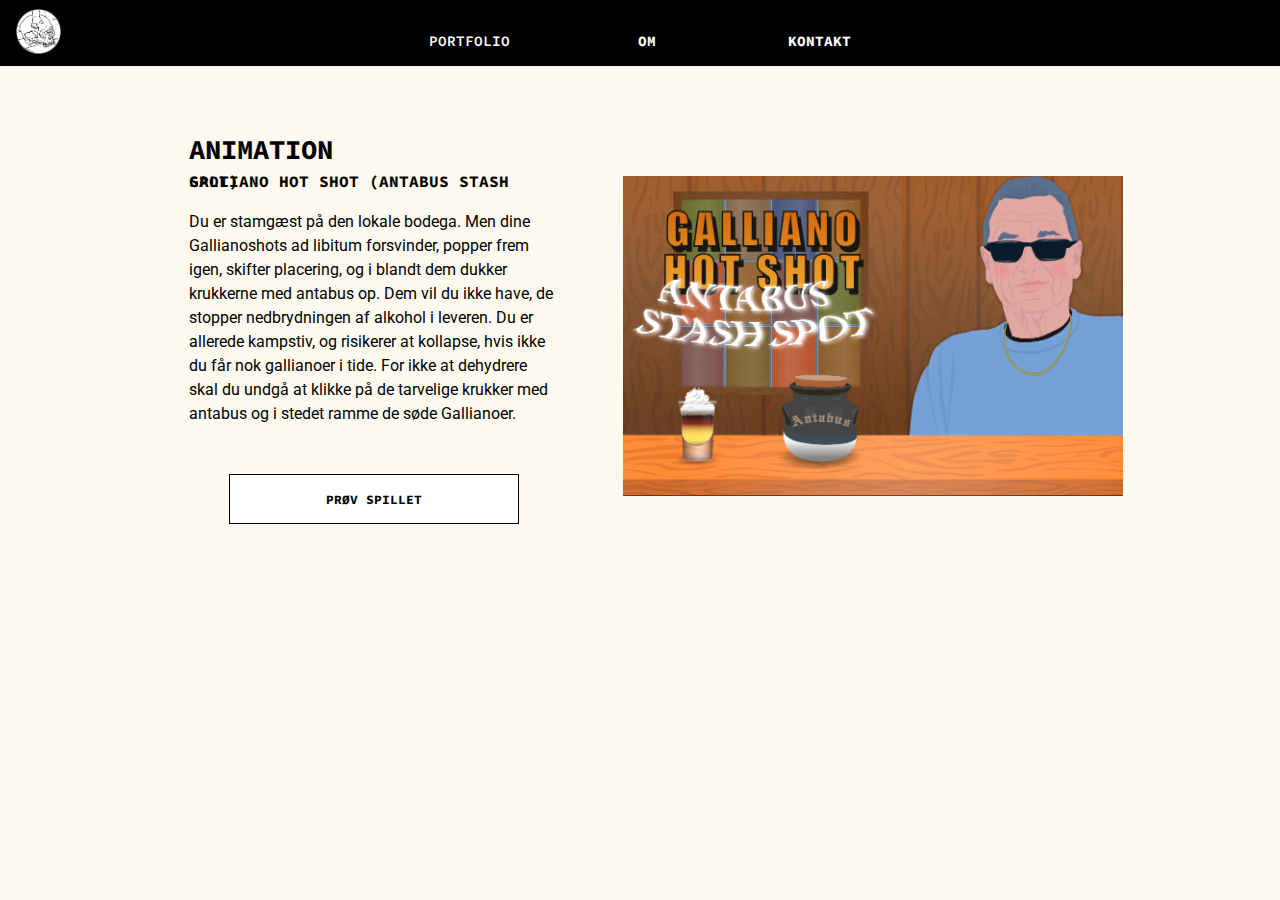
<file: animation.html>
<!DOCTYPE html>
<html lang="">
<head>
    <meta charset="utf-8">
    <meta name="viewport" content="width=device-width, initial-scale=1.0">
    <title>Animation</title>
    <link rel="stylesheet" href="style.css">

<link href="https://fonts.googleapis.com/css?family=Roboto&display=swap" rel="stylesheet">


    <link href="https://fonts.googleapis.com/css?family=Montserrat&display=swap" rel="stylesheet">
 <link href="https://fonts.googleapis.com/css?family=Source+Code+Pro&display=swap" rel="stylesheet">

<link rel="icon" type="image/png" sizes="32x32" href="skull2.png">

</head>



<body>


   <header>
        <!-------MENU-------->
        <!---desktop menu---->
        <div class="siteheader">

<div class="logo">
            <a href="index.html">
                <img src="skull2.png" alt="logo"> </a>
</div>

            <nav>
                <div class="dropdowndesktop">
                    <a href="" class="portfolie"> PORTFOLIO </a>

                    <div class="dropdown-contentdesktop">
                        <a href="respons.html">GRUNDLÆGGENDE HTML</a>
                        <a href="animation.html">ANIMATION</a>
                        <a href="video.html">VIDEO</a>
                        <a href="ux.html">GRUNDLÆGGENDE UX</a>
                    </div>
                </div>
                <a href="om.html">OM</a>
                <a href="kontakt.html">KONTAKT</a>
            </nav>

        </div>


        <!---MOBIL BURGERMENU---->

        <div class="mobilenav">
            <a href="index.html">
                <img src="skull2.png" alt="logo"> </a>

            <nav>
                <div id="menuknap">☰</div>
                <ul id="menu" class="hidden">
                    <li> <a href="respons.html">GRUNDLÆGGENDE HTML</a></li>
                    <li> <a href="animation.html">ANIMATION</a></li>
                    <li> <a href="video.html">VIDEO</a></li>
                    <li><a href="ux.html">GRUNDLÆGGENDE UX</a></li>
                    <li> <a href="om.html">OM</a></li>
                    <li><a href="kontakt.html">KONTAKT</a></li>
                </ul>

            </nav>
        </div>
   </header>
















      <div id="animation" class="alle">











            <div class="column_small">


                    <div class="overskrift">

            <h1>ANIMATION</h1>
            <h2>GALLIANO HOT SHOT (ANTABUS STASH SPOT)</h2>
            <p>

                        Du er stamgæst på den lokale bodega. Men dine Gallianoshots ad libitum
forsvinder, popper frem igen, skifter placering, og i blandt dem dukker krukkerne med
antabus op. Dem vil du ikke have, de stopper nedbrydningen af alkohol i leveren. Du er
allerede kampstiv, og risikerer at kollapse, hvis ikke du får nok gallianoer i tide.

                        For ikke at dehydrere skal
du undgå at klikke på de tarvelige krukker med
antabus og i stedet ramme de søde Gallianoer.</p>
          </div>
                    <a href="http://madsolo.dk/kea/02-animation/02_js/galliano_hot_shot_antabus_stash_spot/" target="_blank">
                        <div class="knap">
                            <h3>PRØV SPILLET</h3>
                        </div>
                    </a>

                </div>



            <div class="column_big">
                <div class="column_big_img">
                    <img src="spil.jpeg" alt="spil"> </div>


                    </div>









        </div>









    <script src="script.js"></script>
</body>
</html>
</file>
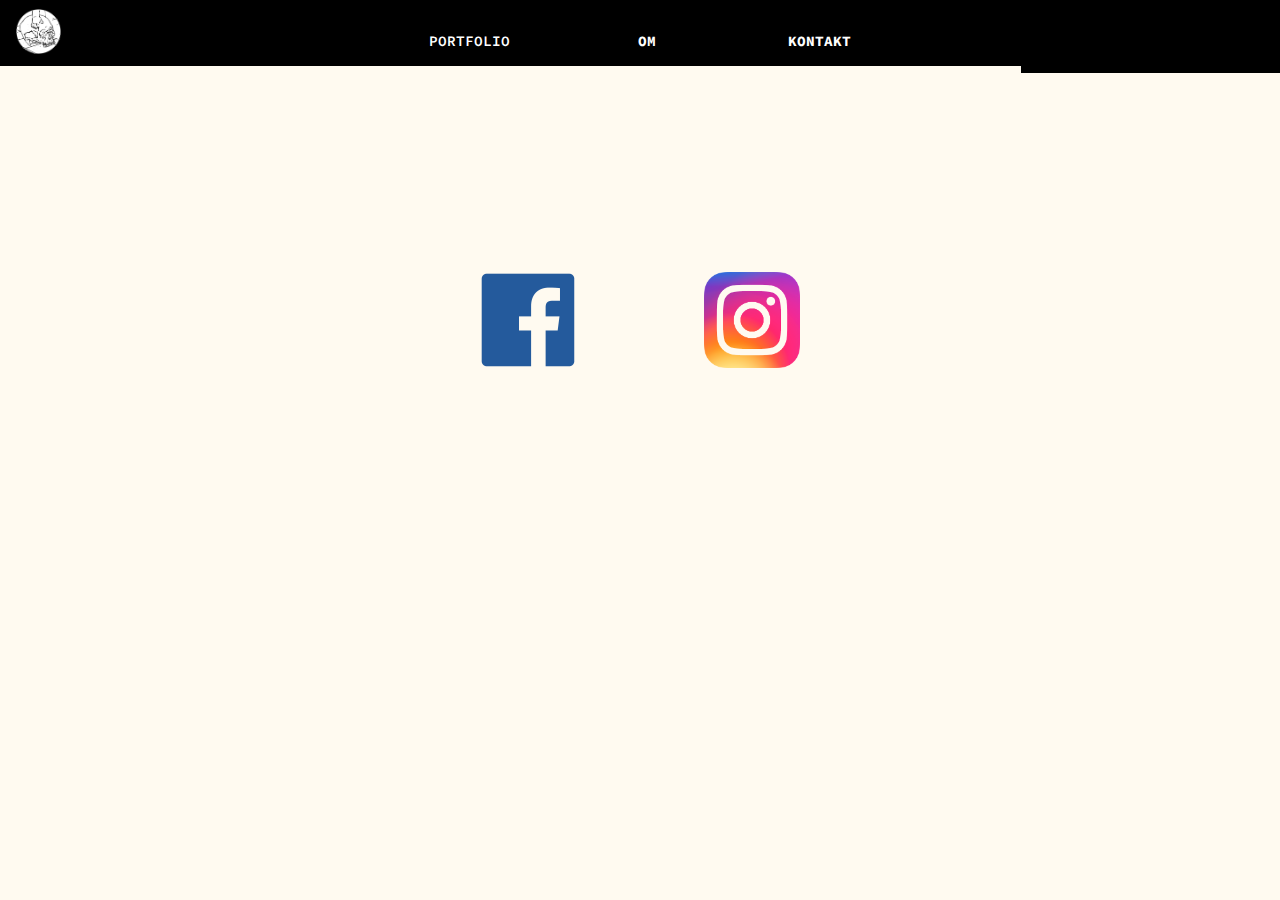
<file: kontakt.html>
<!DOCTYPE html>
<html lang="">
<head>
    <meta charset="utf-8">
    <meta name="viewport" content="width=device-width, initial-scale=1.0">
    <title>Kontakt</title>
    <link rel="stylesheet" href="style.css">

<link href="https://fonts.googleapis.com/css?family=Roboto&display=swap" rel="stylesheet">

    <link href="https://fonts.googleapis.com/css?family=Montserrat&display=swap" rel="stylesheet">

<link href="https://fonts.googleapis.com/css?family=Source+Code+Pro&display=swap" rel="stylesheet">

    <link rel="icon" type="image/png" sizes="32x32" href="skull2.png">


</head>



<body>


   <header>
        <!-------MENU-------->
        <!---desktop menu---->
        <div class="siteheader">

<div class="logo">
            <a href="index.html">
                <img src="skull2.png" alt="logo"> </a>
</div>

            <nav>
                <div class="dropdowndesktop">
                    <a href="" class="portfolie"> PORTFOLIO </a>

                    <div class="dropdown-contentdesktop">
                        <a href="respons.html">GRUNDLÆGGENDE HTML</a>
                        <a href="animation.html">ANIMATION</a>
                        <a href="video.html">VIDEO</a>
                        <a href="ux.html">GRUNDLÆGGENDE UX</a>
                    </div>
                </div>


                <a href="om.html">OM</a>
                <a href="kontakt.html">KONTAKT</a>
            </nav>

        </div>


        <!---MOBIL BURGERMENU---->

        <div class="mobilenav">
            <a href="index.html">
                <img src="skull2.png" alt="logo"> </a>

            <nav>
                <div id="menuknap">☰</div>
                <ul id="menu" class="hidden">
                    <li> <a href="respons.html">GRUNDLÆGGENDE HTML</a></li>
                    <li> <a href="animation.html">ANIMATION</a></li>
                    <li> <a href="video.html">VIDEO</a></li>
                    <li><a href="ux.html">GRUNDLÆGGENDE UX</a></li>
                    <li> <a href="om.html">OM</a></li>
                    <li><a href="kontakt.html">KONTAKT</a></li>
                </ul>

            </nav>
        </div>
   </header>









<div class="kontakt">




    <a href="https://www.facebook.com/madsolo">
    <img src="face.png" alt="face">
    </a>

    <a href="    https://www.instagram.com/madsolo.s.n/?hl=da
">
    <img src="instagram.png" alt="insta">
    </a>



    </div>




    <script src="script.js"></script>
</body>
</html>
</file>
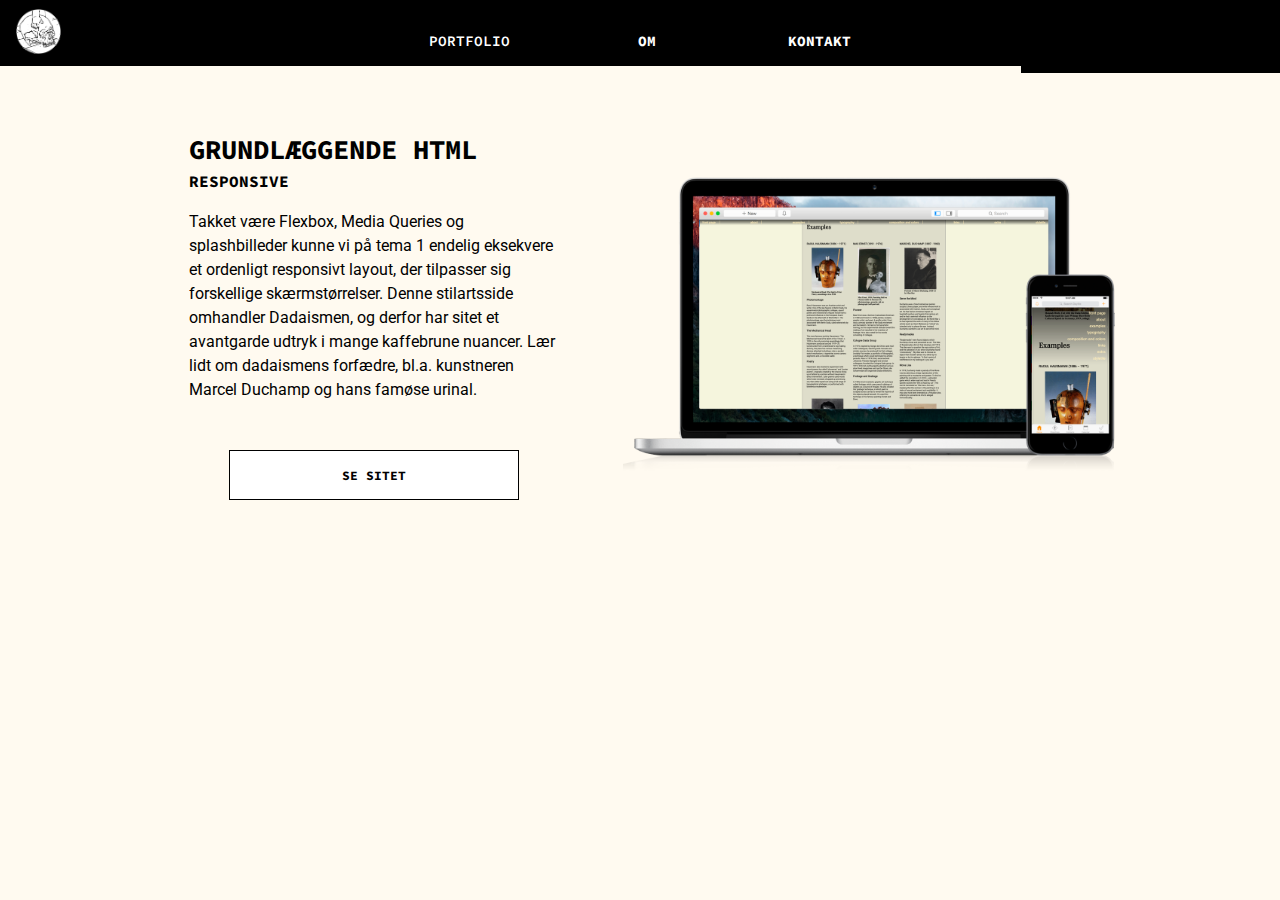
<file: respons.html>
<!DOCTYPE html>
<html lang="">
<head>
    <meta charset="utf-8">
    <meta name="viewport" content="width=device-width, initial-scale=1.0">
    <title>Grundlæggende HTML</title>
    <link rel="stylesheet" href="style.css">

<link href="https://fonts.googleapis.com/css?family=Roboto&display=swap" rel="stylesheet">

<link href="https://fonts.googleapis.com/css?family=Montserrat&display=swap" rel="stylesheet">

 <link href="https://fonts.googleapis.com/css?family=Source+Code+Pro&display=swap" rel="stylesheet">

<link rel="icon" type="image/png" sizes="32x32" href="skull2.png">

</head>

<body>




   <header>
        <!-------MENU-------->
        <!---desktop menu---->
        <div class="siteheader">

<div class="logo">
            <a href="index.html">
                <img src="skull2.png" alt="logo"> </a>
</div>

            <nav>
                <div class="dropdowndesktop">
                    <a href="" class="portfolie"> PORTFOLIO </a>

                    <div class="dropdown-contentdesktop">
                        <a href="respons.html">GRUNDLÆGGENDE HTML</a>
                        <a href="animation.html">ANIMATION</a>
                        <a href="video.html">VIDEO</a>
                        <a href="ux.html">GRUNDLÆGGENDE UX</a>
                    </div>
                </div>
                <a href="om.html">OM</a>
                <a href="kontakt.html">KONTAKT</a>
            </nav>

        </div>


        <!---MOBIL BURGERMENU---->

        <div class="mobilenav">
            <a href="index.html">
                <img src="skull2.png" alt="logo"> </a>

            <nav>
                <div id="menuknap">☰</div>
                <ul id="menu" class="hidden">
                    <li> <a href="respons.html">GRUNDLÆGGENDE HTML</a></li>
                    <li> <a href="animation.html">ANIMATION</a></li>
                    <li> <a href="video.html">VIDEO</a></li>
                    <li><a href="ux.html">GRUNDLÆGGENDE UX</a></li>
                    <li> <a href="om.html">OM</a></li>
                    <li><a href="kontakt.html">KONTAKT</a></li>
                </ul>

            </nav>
        </div>
   </header>


















      <div id="animation" class="alle">











            <div class="column_small">


                    <div class="overskrift">

            <h1>GRUNDLÆGGENDE HTML</h1>
            <h2>RESPONSIVE</h2>
            <p>
Takket være Flexbox, Media Queries og splashbilleder kunne vi på tema 1 endelig eksekvere et ordenligt responsivt layout, der tilpasser sig forskellige skærmstørrelser. Denne stilartsside omhandler Dadaismen, og derfor har sitet et avantgarde udtryk i mange kaffebrune nuancer. Lær lidt om dadaismens forfædre, bl.a. kunstneren Marcel Duchamp og hans famøse urinal.</p>
          </div>

                    <a href="http://madsolo.dk/kea/01-web/04-responsive/01_04_02_responsive_site_v2/" target="_blank">
                        <div class="knap">
                            <h3>SE SITET</h3>
                        </div>
                    </a>

                </div>


            <div class="column_big">
                <div class="column_big_img">
                    <img src="macset.png" alt="vid"> </div>


                    </div>









        </div>







    <script src="script.js"></script>
</body>
</html>
</file>
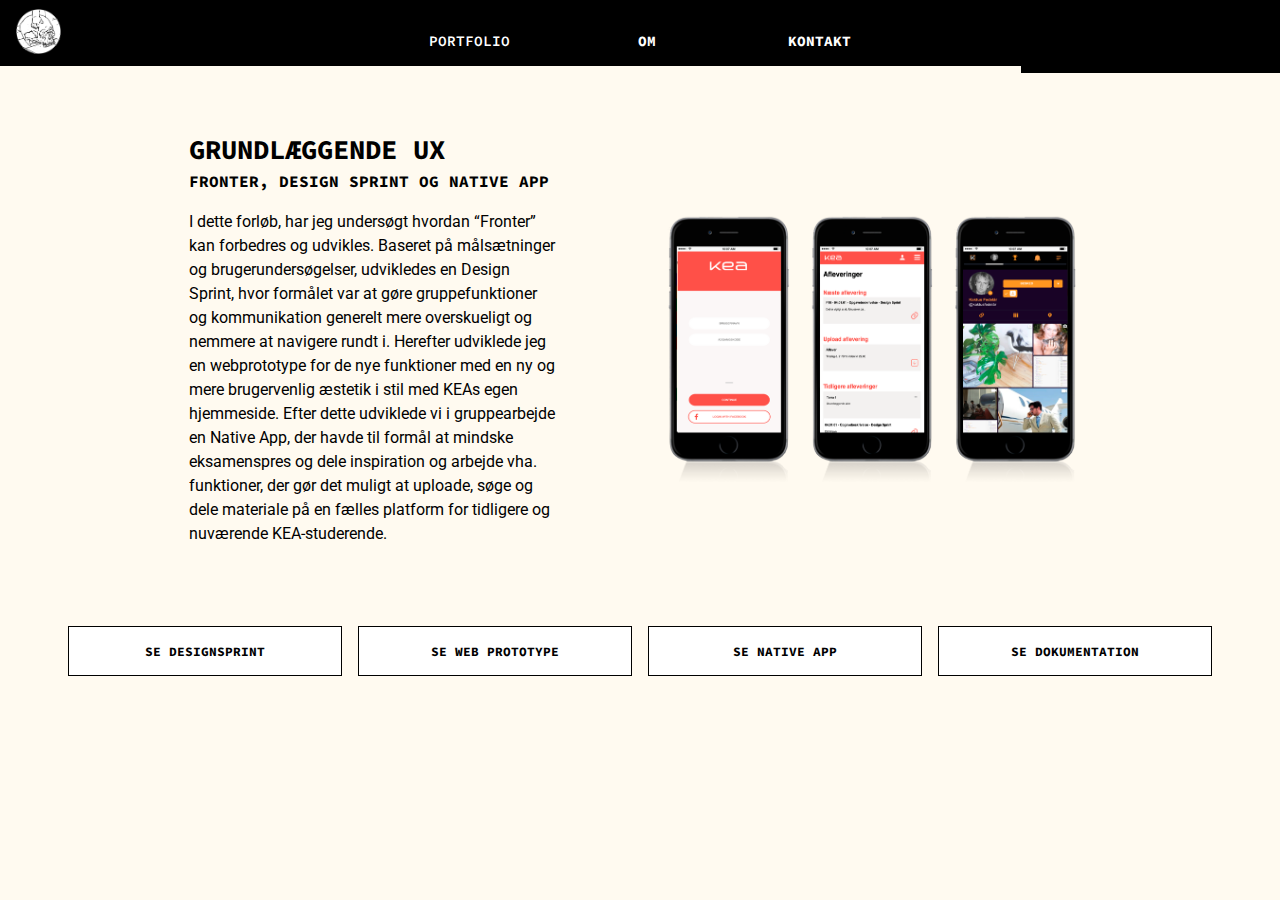
<file: ux.html>
<!DOCTYPE html>
<html lang="">
<head>
    <meta charset="utf-8">
    <meta name="viewport" content="width=device-width, initial-scale=1.0">
    <title>Grundlæggende UX</title>
    <link rel="stylesheet" href="style.css">

<link href="https://fonts.googleapis.com/css?family=Roboto&display=swap" rel="stylesheet">

<link href="https://fonts.googleapis.com/css?family=Montserrat&display=swap" rel="stylesheet">
 <link href="https://fonts.googleapis.com/css?family=Source+Code+Pro&display=swap" rel="stylesheet">
<link rel="icon" type="image/png" sizes="32x32" href="skull2.png">


</head>


<body>



   <header>
        <!-------MENU-------->
        <!---desktop menu---->
        <div class="siteheader">

<div class="logo">
            <a href="index.html">
                <img src="skull2.png" alt="logo"> </a>
</div>

            <nav>
                <div class="dropdowndesktop">
                    <a href="" class="portfolie"> PORTFOLIO </a>

                    <div class="dropdown-contentdesktop">
                        <a href="respons.html">GRUNDLÆGGENDE HTML</a>
                        <a href="animation.html">ANIMATION</a>
                        <a href="video.html">VIDEO</a>
                        <a href="ux.html">GRUNDLÆGGENDE UX</a>
                    </div>
                </div>
                <a href="om.html">OM</a>
                <a href="kontakt.html">KONTAKT</a>
            </nav>

        </div>


        <!---MOBIL BURGERMENU---->

        <div class="mobilenav">
            <a href="index.html">
                <img src="skull2.png" alt="logo"> </a>

            <nav>
                <div id="menuknap">☰</div>
                <ul id="menu" class="hidden">
                    <li> <a href="respons.html">GRUNDLÆGGENDE HTML</a></li>
                    <li> <a href="animation.html">ANIMATION</a></li>
                    <li> <a href="video.html">VIDEO</a></li>
                    <li><a href="ux.html">GRUNDLÆGGENDE UX</a></li>
                    <li> <a href="om.html">OM</a></li>
                    <li><a href="kontakt.html">KONTAKT</a></li>
                </ul>

            </nav>
        </div>
   </header>

















      <div id="animation" class="alle">








             <div class="knapper" id="ux">
                    <a href="https://drive.google.com/open?id=13f6eJfD2Hb04TQeO6K8MzGbJvBEEMdpy" target="sprint">
                        <div class="knap2">
                            <h3>SE DESIGNSPRINT</h3>
                        </div>
                 </a>
                 <a href="http://madsolo.dk/kea/04-ux/04_02_01/webprototype/login.html">
                        <div class="knap2">
                            <h3>SE WEB PROTOTYPE</h3>
                        </div>
                     </a>
                 <a href="https://xd.adobe.com/view/88e4044e-da7c-43b3-69ae-1ad019eac318-fed5/">
                        <div class="knap2">
                            <h3>SE NATIVE APP</h3>
                        </div>
                     </a>
                       <a href="https://www.dropbox.com/s/5hpf9avyzmx8ysi/Kea_galleri_dokumentation.pdf?dl=0"> <div class="knap2">
                            <h3>SE DOKUMENTATION</h3>
                        </div>

</a>
                </div>


            <div class="column_small">


                    <div class="overskrift">

            <h1>GRUNDLÆGGENDE UX</h1>
            <h2>FRONTER, DESIGN SPRINT OG NATIVE APP</h2>
            <p>
I dette forløb, har jeg undersøgt hvordan “Fronter” kan forbedres og udvikles. Baseret på målsætninger og brugerundersøgelser, udvikledes en Design Sprint, hvor formålet var at gøre gruppefunktioner og kommunikation generelt mere overskueligt og nemmere at navigere rundt i. Herefter udviklede jeg en webprototype for de nye funktioner med en ny og mere brugervenlig æstetik i stil med KEAs egen hjemmeside. Efter dette udviklede vi i gruppearbejde en Native App, der havde til formål at mindske eksamenspres og dele inspiration og arbejde vha. funktioner, der gør det muligt at uploade, søge og dele materiale på en fælles platform for tidligere og nuværende KEA-studerende.</p>
          </div>
                </div>




            <div class="column_big">
                <div class="column_big_img">
                    <img src="iphones.png" alt="vid"> </div>


                    </div>









        </div>











    <script src="script.js"></script>
</body>
</html>
</file>
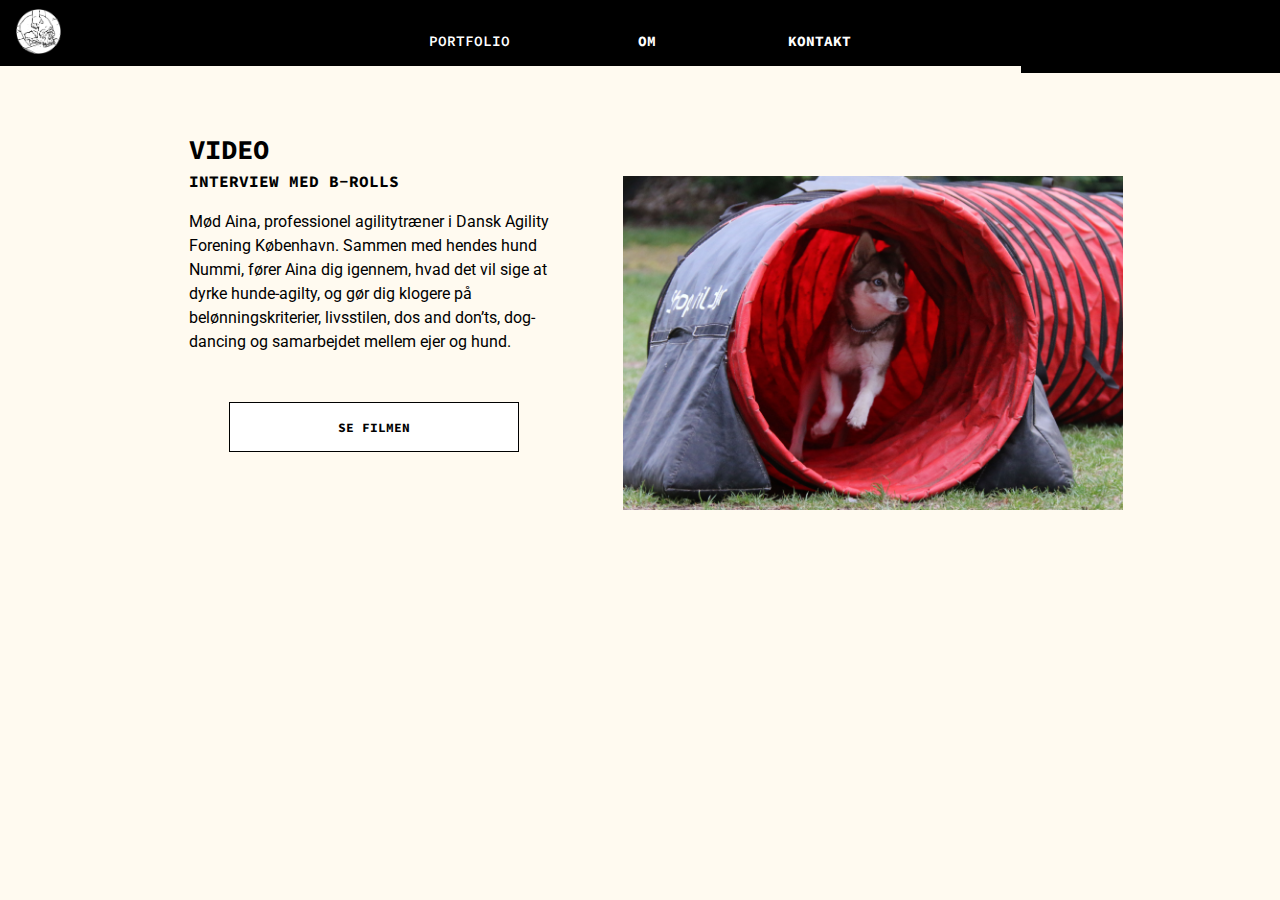
<file: video.html>
<!DOCTYPE html>
<html lang="">
<head>
    <meta charset="utf-8">
    <meta name="viewport" content="width=device-width, initial-scale=1.0">
    <title>Video</title>
    <link rel="stylesheet" href="style.css">

<link href="https://fonts.googleapis.com/css?family=Roboto&display=swap" rel="stylesheet">

<link href="https://fonts.googleapis.com/css?family=Montserrat&display=swap" rel="stylesheet">
 <link href="https://fonts.googleapis.com/css?family=Source+Code+Pro&display=swap" rel="stylesheet">

<link rel="icon" type="image/png" sizes="32x32" href="skull2.png">

</head>


<body>



   <header>
        <!-------MENU-------->
        <!---desktop menu---->
        <div class="siteheader">

<div class="logo">
            <a href="index.html">
                <img src="skull2.png" alt="logo"> </a>
</div>

            <nav>
                <div class="dropdowndesktop">
                    <a href="" class="portfolie"> PORTFOLIO </a>

                    <div class="dropdown-contentdesktop">
                        <a href="respons.html">GRUNDLÆGGENDE HTML</a>
                        <a href="animation.html">ANIMATION</a>
                        <a href="video.html">VIDEO</a>
                        <a href="ux.html">GRUNDLÆGGENDE UX</a>
                    </div>
                </div>
                <a href="om.html">OM</a>
                <a href="kontakt.html">KONTAKT</a>
            </nav>

        </div>


        <!---MOBIL BURGERMENU---->

        <div class="mobilenav">
            <a href="index.html">
                <img src="skull2.png" alt="logo"> </a>

            <nav>
                <div id="menuknap">☰</div>
                <ul id="menu" class="hidden">
                    <li> <a href="respons.html">GRUNDLÆGGENDE HTML</a></li>
                    <li> <a href="animation.html">ANIMATION</a></li>
                    <li> <a href="video.html">VIDEO</a></li>
                    <li><a href="ux.html">GRUNDLÆGGENDE UX</a></li>
                    <li> <a href="om.html">OM</a></li>
                    <li><a href="kontakt.html">KONTAKT</a></li>
                </ul>

            </nav>
        </div>
   </header>

















      <div id="animation" class="alle">











            <div class="column_small">


                    <div class="overskrift">

            <h1>VIDEO</h1>
            <h2>INTERVIEW MED B-ROLLS</h2>
            <p>
Mød Aina, professionel agilitytræner i Dansk Agility Forening København. Sammen med hendes hund Nummi, fører Aina dig igennem, hvad det vil sige at dyrke hunde-agilty, og gør dig klogere på belønningskriterier, livsstilen, dos and don’ts, dog-dancing og samarbejdet mellem ejer og hund. </p>
          </div>

                    <a href="http://madsolo.dk/kea/03-content/03-redesign/03_02_05_virksomhedsvideo.mp4?fbclid=IwAR34t5PHGEFHC_rx4TFHffrFBgurm-EYOPV-UKWL7v0M-Z2-dLDARj6vHvQ" target="_blank">
                        <div class="knap">
                            <h3>SE FILMEN</h3>
                        </div>
                    </a>

                </div>


            <div class="column_big">
                <div class="column_big_img">
                    <img src="hund.jpeg" alt="vid"> </div>


                    </div>









        </div>









    <script src="script.js"></script>
</body>
</html>
</file>
<file: style.css>
/****************GENERELT UDSEENDE********************/

/* {
    box-sizing: border-box;
}*/

img {
    max-width: 100%;
}


header {
    position: absolute;
    width: 100%;
}

body {
    margin: 0px;
    line-height: 0;
    background-color: floralwhite;
}

a {
    font-family: 'Source Code Pro';
    font-size: 1rem;
    text-decoration: none;
    color: white;
}


h1 {
    font-family: 'Source Code Pro';
    line-height: 0rem;
    font-size: 1.7rem;
    text-transform: uppercase;
    font-weight: 700;

}

h2 {
    font-family: 'Source Code Pro';
    font-size: 1rem;
    text-transform: uppercase;

}

h3 {
    font-family: 'Source Code Pro';
    text-transform: uppercase;
    font-size: 0.8rem;
}

p {
    font-family: 'Roboto';
    font-size: 1rem;
    line-height: 1.5rem;
}



/*******************MENUBAR********************/


.hidden {

    transform: scale(0);
    position: relative;
    opacity: 0;
}

#menuknap {
    position: relative;
    display: inline-block;
    width: 2.9rem;
    font-size: 2.6rem;
    font-family: Montserrat;
    color: #d2d2d2;
    margin-top: 0.5rem;
    cursor: pointer;

}


#menuknap:hover {
    color: #e6e6e6;
    transform: scale(1.05);
}




#menu {
    list-style-type: none;
    transition: transform 1s;
    transform-origin: top right;
    position: absolute;
    background-color: white;
    z-index: 1;
    right: 1rem;
    left: 1rem;
    top: 3.1rem;
    box-shadow: 2px 8px 16px 2px rgba(0, 0, 0, 0.2);
    padding-left: 0;
    padding-bottom: 1rem;
    padding-top: 1rem;


}

#menu a {
    display: flex;
    justify-content: center;
    font-family: 'Source Code Pro';
    text-decoration: none;
    color: black;
    padding: 1.5rem;


}

#menu a:hover {
    color: #d2d2d2;


}

.siteheader {
    display: none;

}



.mobilenav {
    width: 100%;
    display: flex;
    flex-wrap: nowrap;
    flex-direction: row;
    justify-content: space-between;
    align-items: center;
    height: 4.1rem;
}


.mobilenav img {
    max-width: 2.8rem;
    margin-left: 1rem;
}

.mobilenav img:hover {
    max-width: 3rem;
    margin-left: 1rem;
}

header {
    width: 100%;
    display: inline;
    position: fixed;
    z-index: 2;
    display: flex;
    flex-direction: column;
}

/*****MENU BAR TABLET*****/

@media only screen and (min-width:400px) {
    header img {
        max-width: 12rem;
        margin-left: 2rem;
    }
}

/******MENU BAR DESCTOP******/

@media only screen and (min-width: 945px) {
    .mobilenav {
        display: none;
    }

    .dropdowndesktop {
        float: left;
        overflow: hidden;



    }

    .dropdowndesktop .portfolie {
        font-family: 'Source Code Pro';
        font-size: 0.9rem;
        color: white;
        text-align: right;
        outline: none;
        line-height: 1.2rem;
        margin-left: 4rem;
        margin-right: 4rem;
        font-weight: 600;



    }

    /*POPNEDVINDUE*/

    .dropdown-contentdesktop {
        display: none;
        position: absolute;
        background-color: white;
        box-shadow: 2px 8px 16px 2px rgba(0, 0, 0, 0.2);
        left: 27vw;
    }

    .dropdown-contentdesktop a {
        padding: 20px;
        font-weight: 500;
        display: block;
        text-align: center;
        color: black;
    }

    .dropdown-contentdesktop a:hover {

    }

    .dropdowndesktop:hover .dropdown-contentdesktop {
        display: block;






    }


    header .siteheader {
        height: 3.1rem;
        width: 100%;
        background-color: black;
        display: flex;
        flex-wrap: nowrap;
        flex-direction: row;
        justify-content: center;
        align-items: center;
        line-height: 3rem;
        padding-top: 1rem;
    }

    .siteheader a:hover {
        color: #d2d2d2;




    }

    header .portfolie:hover {
        transform: scale(2);

    }

    header nav a {
        text-decoration: none;
        color: white;
        margin-left: 4rem;
        margin-right: 4rem;
        font-weight: 700;

    }

    header a {
        line-height: 1.2rem;
        font-size: 0.9rem;
        top: 2rem;



    }






    header img {
        max-width: 2.8rem;
        margin-left: 1rem;
    }


    header img:hover {
        max-width: 3rem;
        margin-left: 1rem;

    }

    .siteheader nav {
        margin-right: 0rem;

    }

    .logo {
        position: absolute;
        left: 0;


    }

}

































#index {
    width: 100%;
    height: 50rem;
    background-color: floralwhite;

}




.alle {
    display: flex;
    flex-wrap: wrap;
    flex-direction: row;
    justify-content: center;
}




.overskrift {
    display: flex;
    flex-direction: column;
    justify-content: center;
    flex-wrap: wrap;
    padding: 2rem;
    padding-top: 4.7rem;
    width: 23.1rem;



}


.knap {
    width: 18rem;
    height: 3rem;
    border-radius: 0rem;
    border-style: solid;
    border-color: black;
    border-width: 0.1rem;
    text-align: center;
    margin: auto;
    margin-top: 0rem;
    margin-bottom: 1rem;

    background-color: white;




}


.knap2 {
    width: 17rem;
    height: 3rem;
    border-radius: 0rem;
    border-style: solid;
    border-color: black;
    border-width: 0.1rem;
    text-align: center;
    margin: auto;
    margin-top: 0rem;
    margin-bottom: 1rem;
    margin-left: 0.5rem;
    margin-right: 0.5rem;
    background-color: white;




}




.knap h3 {
    color: black;
    padding-top: 0.7rem;

}



.knap2 h3 {
    color: black;
    padding-top: 0.7rem;

}

.column_big {
    padding: 2rem;
    padding-bottom: 0rem;
    padding-top: 5rem;
}


.column_big:hover {
    opacity: 0.8;
    transform: scale(1.01);

}






.column_small {
    padding: 2rem;
    padding-top: 0rem;
    padding-bottom: 0rem;


}


.knap:hover {
    opacity: 0.5;
    transform: scale(1.01);

}

.knap2:hover {
    opacity: 0.5;
    transform: scale(1.01);

}


/*********PORTFOLIO tablet***********/

@media only screen and (min-width: 400px) {



    .alle {
        display: flex;
        flex-wrap: wrap-reverse;
        flex-direction: row;
        justify-content: center;
    }

    .column_big_img {
        max-width: 500px;
        padding-top: 2rem;


    }

    .overskrift {

        padding-top: 2.7rem;

    }
}










/*********PORTFOLIE desctop**************/

@media only screen and (min-width: 945px) {

    .column_small {
        padding: 2rem;
        padding-right: 0rem;
        padding-top: 5.5rem;



    }

    .knapper {
        display: flex;
        flex-wrap: wrap;
        flex-direction: row;
        justify-content: center;

    }

    .column_big {
        padding: 2rem;
        padding-bottom: 0rem;
        padding-top: 9rem;


    }


}









/*OM*/



#om {
    background-color: black;

}



#om .alle {
    display: flex;
    flex-wrap: wrap;
    flex-direction: row;
    justify-content: center;

}




#om .overskrift {
    display: flex;
    flex-direction: column;
    justify-content: center;
    flex-wrap: wrap;
    padding: 2rem;
    padding-top: 0rem;
    width: 23.1rem;
    color: white;



}




#om .column_big {
    padding: 2rem;
    padding-bottom: 6rem;
    padding-top: 0rem;
}


#om .column_big:hover {
    opacity: 0.5;
    transform: scale(1.01);

}






#om .column_small {
    padding: 2rem;
    padding-top: 0rem;
    padding-bottom: 0rem;


}



#om .column_om {
    padding: 2rem;
    padding-top: 0rem;
    padding-bottom: 20rem;
    display: flex;
    flex-direction: column;
    justify-content: center;
    flex-wrap: wrap;
    align-content: center;
    border-top: 0.1rem solid white;



}

#om .overskrift2 {
    display: flex;
    flex-direction: column;
    justify-content: center;
    flex-wrap: wrap;
    padding: 2rem;
    padding-top: 6rem;
    width: 23.4rem;
    color: white;




}

#om .billeder {
    display: flex;
    flex-direction: row;
    justify-content: center;
    flex-wrap: wrap;
    align-items: center;

}

#om .column_bil1 {

    margin: 1.5rem;
    max-width: 9rem;

}


#om .column_bil1:hover {
    margin: 1.5rem;
    transform: scale(5);


}

#om .column_bil2 {

    margin: 1.5rem;
    max-width: 9rem;

}


#om .column_bil2:hover {
    margin: 1.5rem;
    transform: scale(5);


}



#om .column_bil3 {

    margin: 1.5rem;
    max-width: 6rem;

}


#om .column_bil3:hover {
    margin: 1.5rem;
    transform: scale(5);


}



#om .column_bil4 {

    margin: 1.5rem;
    max-width: 6rem;

}


#om .column_bil4:hover {
    margin: 1.5rem;
    transform: scale(5);
}


#om .column_bil5 {

    margin: 1.5rem;
    max-width: 7.5rem;

}


#om .column_bil5:hover {
    margin: 1.5rem;
    transform: scale(5);
}







#om .vaerker {
    display: flex;
    flex-direction: row;
    justify-content: center;
    flex-wrap: wrap;
    align-items: center;

}

#om .column_vaerk1 {

    margin: 1.5rem;
    max-width: 9rem;

}


#om .column_vaerk1:hover {
    margin: 1.5rem;
    transform: scale(3.5);


}

#om .column_vaerk2 {

    margin: 1.5rem;
    max-width: 9rem;

}


#om .column_vaerk2:hover {
    margin: 1.5rem;
    transform: scale(3.5);


}



#om .column_vaerk3 {

    margin: 1.5rem;
    max-width: 6rem;

}


#om .column_vaerk3:hover {
    margin: 1.5rem;
    transform: scale(4.5);


}



#om .column_vaerk4 {

    margin: 1.5rem;
    max-width: 6rem;

}


#om .column_vaerk4:hover {
    margin: 1.5rem;
    transform: scale(4);
}




.kontakt {
    display: flex;
    flex-direction: column;
    justify-content: center;
    flex-wrap: wrap;
    align-items: center;
    padding-top: 10rem;



}


.kontakt img {
    max-height: 4rem;
    margin: 2rem;



}

.kontakt img:hover {
    transform: scale(1.1);
    margin: 2rem;
    filter: grayscale(50%);



}




@media only screen and (min-width: 400px) {



    #om .alle {
        display: flex;
        flex-wrap: wrap;
        flex-direction: row;
        justify-content: center;

    }

    #om .column_big_img {
        max-width: 400px;
    }




    #om .column_small {

        padding-top: 7rem;



    }

    #om .column_bil1:hover {
        transform: scale(3.5);
    }

    #om .column_bil2:hover {
        transform: scale(3.5);
    }

    #om .column_bil3:hover {
        transform: scale(3.5);
    }

    #om .column_bil4:hover {
        transform: scale(3.5);

    }

    #om .column_bil5:hover {
        transform: scale(5);


    }

    #om .billeder {

        flex-direction: column;

    }

    #om .vaerker {

        flex-direction: column;
    }







}











/*********OM desctop**************/

@media only screen and (min-width: 945px) {





    #om .column_small {
        padding: 2rem;
        padding-right: 0rem;
        padding-top: 8rem;


    }



    #om .column_big {
        padding: 2rem;
        padding-bottom: 6rem;
        padding-top: 5rem;


    }

    #om .billeder {

        flex-direction: row;

    }

    #om .vaerker {

        flex-direction: row;




    }

    #om .column_bil1:hover {
        transform: scale(5);
    }

    #om .column_bil2:hover {
        transform: scale(4);
    }

    #om .column_bil3:hover {
        transform: scale(4.5);
    }

    #om .column_bil4:hover {
        transform: scale(5);
    }

    #om .column_bil5:hover {
        transform: scale(6);



    }

    .kontakt img {
        max-height: 6rem;
        padding: 2rem;
        padding-top: 5rem;
    }


    .kontakt img:hover {
        transform: scale(1.1);
        margin: 2rem;
    }




    .kontakt {
        flex-direction: row;
    }
}













/*STARTSIDE*/



.ufo {
    animation-name: trille_kf;
    animation-duration: 10s;
    animation-iteration-count: 1;

}



@keyframes trille_kf {



    25% {

        top: 35vw;
        left: 45vw;
        transform: scale(3.6);

    }

    33% {
        top: 42vw;
        left: 3vw;
        transform: scale(4.3);
    }

    42% {
        top: 50vw;
        left: 38vw;
        transform: scale(4.6);
    }


    50% {
        top: 40vw;
        left: 46vw;
        transform: scale(4.6);
    }

    70% {

        top: 32vw;
        left: 50vw;
        transform: scale(5.3);
    }

    100% {
        top: 32vw;
        left: 50vw;
        transform: scale(5.3);
    }

}





#light_container {
    position: absolute;
    top: 12.5vw;
    left: 100vw;
    transform: scale(0);

}

#light_sprite {
    background-image: url(lys.png);
    width: 6vw;
    height: 18vw;
    background-size: 100%;
    cursor: pointer;
}


.light {
    animation-name: udvid_kf;
    animation-duration: 10s;
    animation-iteration-count: 1;

}

@keyframes udvid_kf {



    0% {
        top: 13vw;
        left: 48vw;
        opacity: 0;


    }


    15% {
        top: 13vw;
        left: 48vw;
        opacity: 0;

    }

    25% {
        top: 13vw;
        left: 48.5vw;
        opacity: 0;

    }

    25% {
        top: 13vw;
        left: 48vw;
        opacity: 0;

    }

    69% {

        top: 13vw;
        left: 48vw;
        filter: drop-shadow(1px 1px 10px yellow);
        opacity: 0;
        transform: scaleX(0);

    }

    100% {
        top: 13vw;
        left: 48vw;
        opacity: 0.5;
        transform: scaleX(1);

    }



}















#ufo_elements {
    width: 100%;
    height: 100%;
    position: absolute;
}








#ufo_container {
    position: absolute;
    top: 3.4vw;
    left: 50%;
    transform: scale(0);


}

#ufo_sprite {
    background-image: url(ufo.svg);
    width: 2vw;
    height: 0.7vw;
    background-size: 100%;
    cursor: pointer;




}









.ufo {
    animation-name: trille_kf;
    animation-duration: 12s;
    animation-iteration-count: 1;

}

@keyframes trille_kf {





    0% {

        top: 7vw;
        left: 100%;

        filter: drop-shadow(1px 1px 20px yellow);

    }


    20% {

        top: 15vw;
        left: 45vw;
        transform: scale(3.6);
        filter: drop-shadow(1px 1px 10px yellow);

    }

    28% {
        top: 22vw;
        left: 3vw;
        transform: scale(4.3);
        filter: drop-shadow(1px 1px 10px yellow);

    }

    37% {
        top: 30vw;
        left: 38vw;
        transform: scale(4.6);
        filter: drop-shadow(1px 1px 10px yellow);

    }


    45% {
        top: 20vw;
        left: 46vw;
        transform: scale(4.6);
        filter: drop-shadow(1px 1px 10px yellow);

    }

    65% {

        top: 12vw;
        left: 50vw;
        transform: scale(5.3);
        filter: drop-shadow(1px 1px 10px yellow);

    }

    90% {
        top: 12vw;
        left: 50vw;
        transform: scale(5.3);
        filter: drop-shadow(1px 1px 10px yellow);

    }

    100% {
        top: 7vw;
        left: 100vw;
        transform: scale(1);
        filter: drop-shadow(1px 1px 20px yellow);

    }



}







#navn_elements {
    width: 100%;
    height: 100%;
    position: absolute;
}



#tekst_elements {
    width: 100%;
    height: 100%;
    position: absolute;
}





#port_container {
    position: absolute;
    top: 19vw;
    left: 26vw;

}

#port_sprite {
    background-image: url(port1.svg);
    width: 50vw;
    height: 20vw;
    background-size: 100%;
    cursor: pointer;




}








#madsolo_container {
    position: absolute;
    top: 33vw;
    left: 41vw;

}

#madsolo_sprite {
    background-image: url(madsolo.svg);
    width: 20vw;
    height: 12vw;
    background-size: 100%;




}

.port {
    animation-name: port_kf;
    animation-duration: 20s;
    animation-iteration-count: 1;

}

@keyframes port_kf {



    0% {
        top: 2vw;
        left: 26vw;
        opacity: 0;

    }

    38% {

        top: 2vw;
        left: 26vw;
        transform: scale(0);
        opacity: 0;




    }

    50% {
        top: 19vw;
        left: 26vw;
        transform: scale(0.15);
        opacity: 1;



    }

    66% {
        top: 19vw;
        left: 26vw;
        transform: scale(0.15);
    }



}




.madsolo {
    animation-name: name2_kf;
    animation-duration: 30s;
    animation-iteration-count: 1;

}

@keyframes name2_kf {




    0% {
        top: 33vw;
        left: 41vw;
        opacity: 0;

    }

    55% {

        top: 33vw;
        left: 41vw;
        opacity: 0;




    }

    100% {
        top: 33vw;
        left: 41vw;


    }



}
</file>
